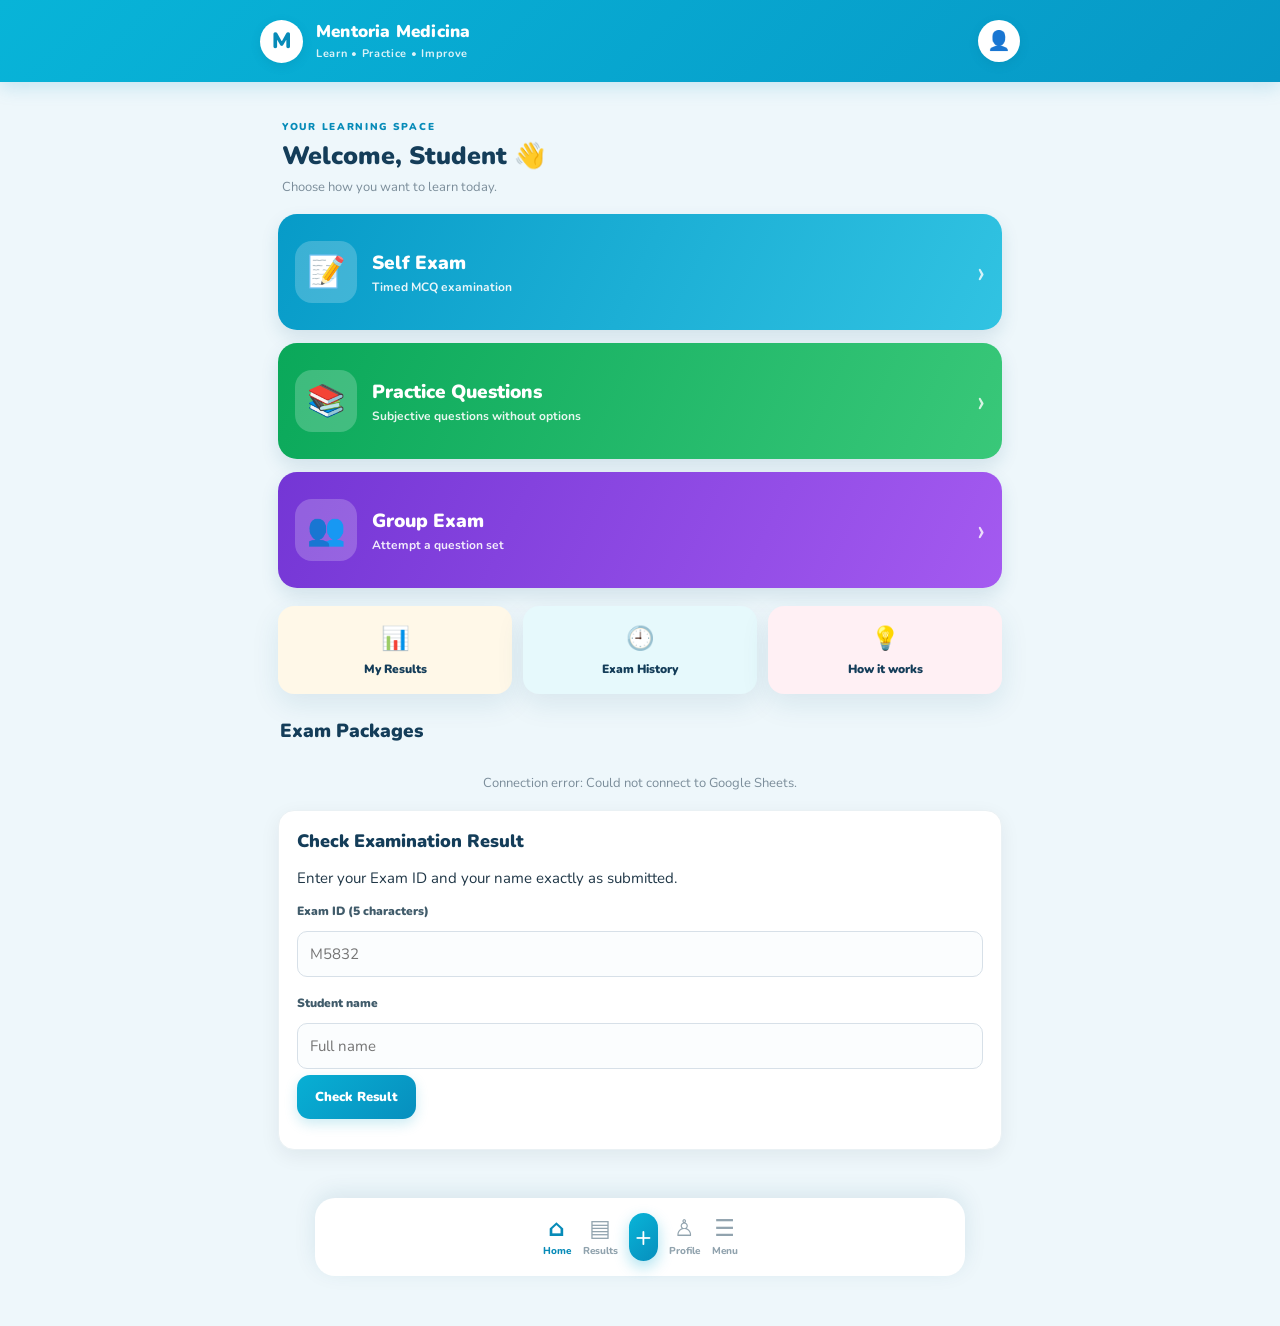
<file: index.html>
<!DOCTYPE html>
<html lang="en">
<head>
  <meta charset="UTF-8">
  <meta name="viewport" content="width=device-width, initial-scale=1">
  <meta name="theme-color" content="#079fca">
  <title>Mentoria Medicina | MCQ Portal</title>
  <link rel="stylesheet" href="style.css">
</head>
<body>
  <header class="topbar">
    <div class="brand-mark">M</div>
    <div class="brand-copy"><strong>Mentoria Medicina</strong><span>Learn • Practice • Improve</span></div>
    <button class="icon-button" id="profileButton" aria-label="Student profile">👤</button>
  </header>

  <main class="app-shell">
    <section id="homeScreen" class="screen active">
      <div class="welcome">
        <p class="eyebrow">YOUR LEARNING SPACE</p>
        <h1>Welcome, <span id="welcomeName">Student</span> 👋</h1>
        <p>Choose how you want to learn today.</p>
      </div>
      <div class="hero-card self-card" id="selfExamCard">
        <div class="hero-icon">📝</div><div><h2>Self Exam</h2><p>Timed MCQ examination</p></div><span class="arrow">›</span>
      </div>
      <div class="hero-card practice-card" id="practiceCard">
        <div class="hero-icon">📚</div><div><h2>Practice Questions</h2><p>Subjective questions without options</p></div><span class="arrow">›</span>
      </div>
      <div class="hero-card group-card" id="groupExamCard">
        <div class="hero-icon">👥</div><div><h2>Group Exam</h2><p>Attempt a question set</p></div><span class="arrow">›</span>
      </div>
      <div class="quick-grid">
        <button class="quick-card" id="myResultsButton"><span>📊</span><b>My Results</b></button>
        <button class="quick-card" id="examHistoryButton"><span>🕘</span><b>Exam History</b></button>
        <button class="quick-card" id="howButton"><span>💡</span><b>How it works</b></button>
      </div>
      <div class="section-heading"><h2>Exam Packages</h2></div>
      <div class="bundle-list" id="bundleList"></div>
      <p id="loadingMessage" class="result-subtitle">Connecting to Mentoria database…</p>
      <section id="resultLookupPanel" class="admin-panel" style="background:#fff;border-radius:16px;padding:18px;margin:18px 0;box-shadow:0 6px 20px #1231">
        <h2>Check Examination Result</h2><p>Enter your Exam ID and your name exactly as submitted.</p>
        <label for="resultExamId">Exam ID (5 characters)</label><input id="resultExamId" maxlength="5" placeholder="M5832" style="width:100%;padding:12px;margin:6px 0;border:1px solid #d7e0e8;border-radius:10px;box-sizing:border-box;text-transform:uppercase">
        <label for="resultStudentName">Student name</label><input id="resultStudentName" placeholder="Full name" style="width:100%;padding:12px;margin:6px 0;border:1px solid #d7e0e8;border-radius:10px;box-sizing:border-box">
        <button id="resultLookupButton" class="button button-primary" type="button">Check Result</button><div id="resultLookupOutput" style="margin-top:12px"></div>
      </section>
    </section>

    <section id="examScreen" class="screen">
      <div class="exam-heading">
        <button class="back-button" id="backHome">←</button>
        <div><p class="eyebrow" id="examSubject">SUBJECT</p><h1 id="examTitle">Exam</h1></div>
        <div class="timer" id="timer">20:00</div>
      </div>
      <p id="examIdDisplay" class="admin-msg" style="margin:8px 0">Exam ID will appear when examination starts.</p>
      <div class="progress-row"><span id="questionCounter">Question 1</span><span id="answeredCounter">0 answered</span></div>
      <div class="progress-track"><div id="progressFill"></div></div>
      <div class="question-card">
        <div class="question-meta"><span id="questionNumber">QUESTION 01</span><span class="mark-pill">1 mark</span></div>
        <h2 id="questionText">Question</h2>
        <div id="optionsList" class="options-list"></div>
      </div>
      <div class="exam-controls">
        <button class="button button-light" id="previousButton">Previous</button>
        <button class="button button-primary" id="nextButton">Next question</button>
      </div>
      <button class="submit-link" id="submitButton">Submit exam</button>
    </section>

    <section id="practiceScreen" class="screen">
      <div class="review-heading"><button class="back-button" id="practiceBack">←</button><div><p class="eyebrow">SUBJECTIVE LEARNING</p><h1>Practice Questions</h1></div></div>
      <div id="subjectiveList"></div>
    </section>

    <section id="resultScreen" class="screen">
      <div class="result-header">
        <p class="eyebrow">EXAM COMPLETED</p><h1>Well done, <span id="resultName">Student</span>!</h1>
        <div class="score-ring"><div><strong id="scorePercent">0%</strong><span>Score</span></div></div>
        <p class="result-subtitle" id="resultSummary">Your result is ready.</p>
      </div>
      <div class="stats-grid">
        <div class="stat-box blue"><span>Total questions</span><strong id="totalStat">0</strong></div>
        <div class="stat-box purple"><span>Correct answers</span><strong id="correctStat">0</strong></div>
        <div class="stat-box red"><span>Wrong answers</span><strong id="wrongStat">0</strong></div>
        <div class="stat-box yellow"><span>Unanswered</span><strong id="unansweredStat">0</strong></div>
      </div>
      <div class="result-actions"><button class="button button-light" id="reviewButton">Review answers</button><button class="button button-primary" id="homeButton">Back to home</button></div>
    </section>

    <section id="reviewScreen" class="screen">
      <div class="review-heading"><button class="back-button" id="backResult">←</button><div><p class="eyebrow">ANSWER REVIEW</p><h1>Review your exam</h1></div></div>
      <div id="reviewList"></div><button class="button button-primary full-button" id="reviewHomeButton">Back to home</button>
    </section>

    <section id="historyScreen" class="screen">
      <div class="review-heading"><button class="back-button" id="historyBack">←</button><div><p class="eyebrow">YOUR ACTIVITY</p><h1>Exam history</h1></div></div>
      <div id="historyList" class="history-list"></div>
    </section>
  </main>

  <nav class="bottom-nav">
    <button class="nav-item selected" id="navHome"><span>⌂</span>Home</button>
    <button class="nav-item" id="navResults"><span>▤</span>Results</button>
    <button class="nav-add" id="navExam">+</button>
    <button class="nav-item" id="navProfile"><span>♙</span>Profile</button>
    <button class="nav-item" id="navMenu"><span>☰</span>Menu</button>
  </nav>

  <div class="modal-backdrop" id="studentModal">
    <div class="modal">
      <div class="modal-logo">M</div><p class="eyebrow">MENTORIA MEDICINA</p><h2>Let's get started</h2>
      <p class="modal-description">Enter your details before starting.</p>
      <form id="studentForm">
        <label for="studentName">Student name</label><input id="studentName" type="text" placeholder="Enter your full name" required maxlength="60">
        <label for="studentYear">Academic year</label>
        <select id="studentYear" required><option value="">Select your year</option><option>1st Year</option><option>2nd Year</option><option>3rd Year</option><option>4th Year</option><option>5th Year</option></select>
        <button class="button button-primary full-button" type="submit">Continue</button>
      </form>
      <p class="tiny-note">Your name, academic year and exam results are saved securely to the portal database.</p>
    </div>
  </div>
  <div class="toast" id="toast" role="status"></div>
  <script type="module" src="script.js"></script>
</body>
</html>
</file>
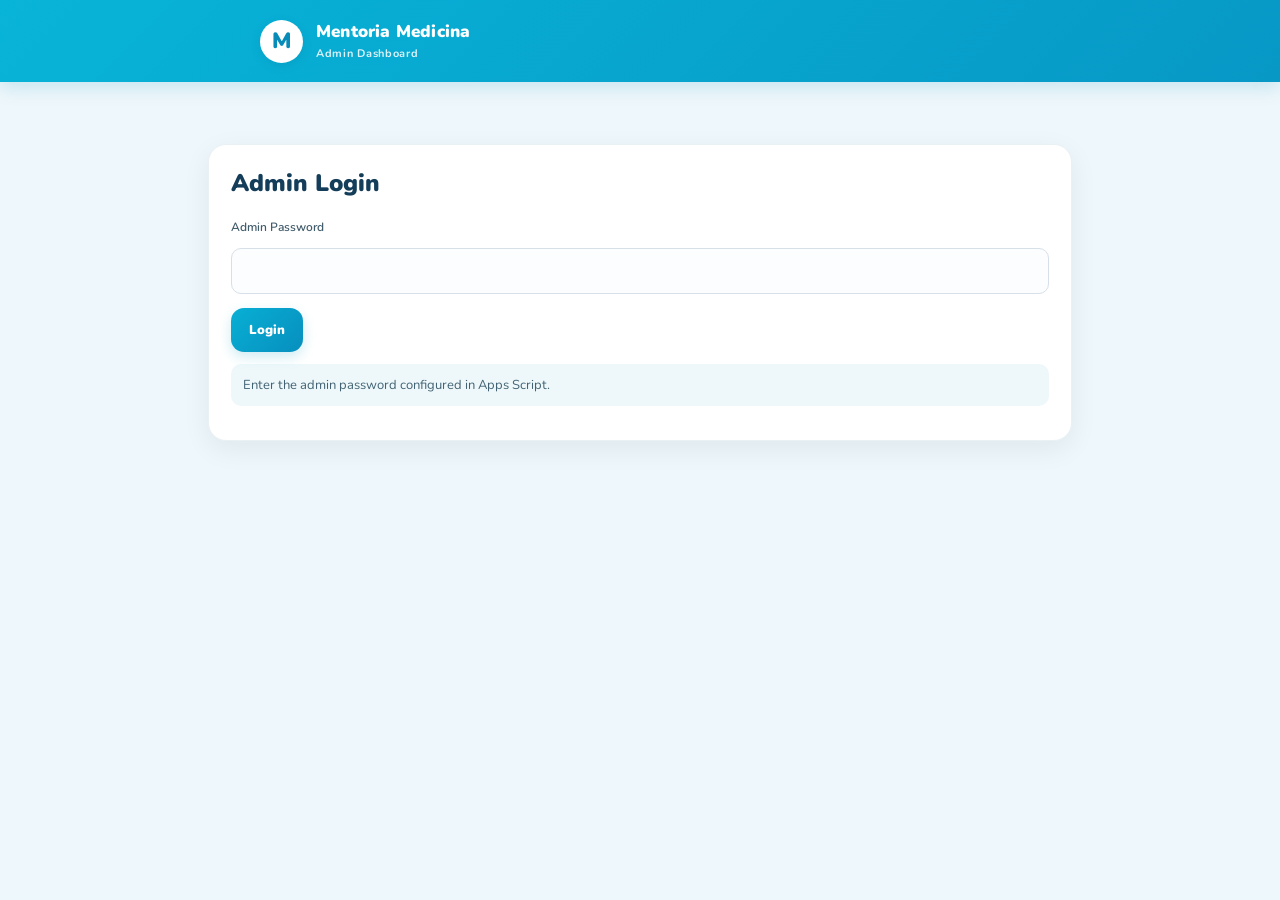
<file: admin.html>
<!DOCTYPE html>
<html lang="en"><head><meta charset="UTF-8"><meta name="viewport" content="width=device-width, initial-scale=1"><title>Mentoria Medicina | Admin</title><link rel="stylesheet" href="style.css">
<style>
.admin-wrap{max-width:900px;margin:28px auto;padding:18px}.admin-panel{background:#fff;border-radius:18px;padding:22px;margin:16px 0;box-shadow:0 8px 28px #1231}
.admin-panel input,.admin-panel select,.admin-panel textarea{width:100%;padding:12px;margin:7px 0 14px;border:1px solid #d7e0e8;border-radius:10px;box-sizing:border-box}
.admin-panel label{font-weight:600}.admin-grid{display:grid;grid-template-columns:1fr 1fr;gap:14px}.admin-msg{padding:12px;border-radius:10px;background:#eef8fb;margin:12px 0}
@media(max-width:650px){.admin-grid{grid-template-columns:1fr}}
</style></head><body>
<header class="topbar"><div class="brand-mark">M</div><div class="brand-copy"><strong>Mentoria Medicina</strong><span>Admin Dashboard</span></div></header>
<main class="admin-wrap">
<section id="loginPanel" class="admin-panel"><h1>Admin Login</h1><form id="loginForm"><label>Admin Password</label><input id="adminPassword" type="password" required><button class="button button-primary" type="submit">Login</button></form><p id="loginMessage" class="admin-msg">Enter the admin password configured in Apps Script.</p></section>
<div id="dashboard" hidden>
  <div class="admin-panel"><h1>Admin Dashboard</h1><p id="adminWelcome"></p><button id="logoutButton" class="button button-light">Logout</button></div>
  <section class="admin-panel"><h2>Create Exam Bundle</h2><form id="bundleForm">
    <div class="admin-grid"><div><label>Bundle title</label><input id="bundleTitle" required></div><div><label>Subject</label><input id="bundleSubject" required></div></div>
    <label>Description</label><textarea id="bundleDescription" rows="2"></textarea>
    <div class="admin-grid"><div><label>Academic year</label><select id="bundleYear"><option>1st Year</option><option>2nd Year</option><option>3rd Year</option><option>4th Year</option><option>5th Year</option></select></div><div><label>Duration (minutes)</label><input id="bundleDuration" type="number" value="20" min="1"></div></div>
    <button class="button button-primary">Save Bundle</button>
  </form></section>
  <section class="admin-panel"><h2>Add MCQ Question</h2><form id="mcqForm">
    <label>Choose bundle</label><select id="mcqBundle" required></select><label>Question</label><textarea id="mcqQuestion" rows="3" required></textarea>
    <div class="admin-grid"><div><label>Option A</label><input id="opt0" required><label>Option C</label><input id="opt2" required></div><div><label>Option B</label><input id="opt1" required><label>Option D</label><input id="opt3" required></div></div>
    <div class="admin-grid"><div><label>Correct option</label><select id="mcqAnswer"><option value="0">A</option><option value="1">B</option><option value="2">C</option><option value="3">D</option></select></div><div><label>Explanation</label><input id="mcqExplanation"></div></div>
    <button class="button button-primary">Save MCQ</button>
  </form></section>
  <section class="admin-panel"><h2>Add Subjective Practice Question</h2><form id="subjectiveForm">
    <label>Question</label><textarea id="subQuestion" rows="3" required></textarea><label>Academic year</label><select id="subYear"><option>1st Year</option><option>2nd Year</option><option>3rd Year</option><option>4th Year</option><option>5th Year</option></select>
    <label>Model answer</label><textarea id="subAnswer" rows="4"></textarea><label>Explanation</label><textarea id="subExplanation" rows="3"></textarea>
    <button class="button button-primary">Save Practice Question</button>
  </form></section>
  <section class="admin-panel"><h2>Student Submissions & Evaluation</h2><button id="refreshSubmissions" class="button button-light" type="button">Refresh Submissions</button><p id="submissionStatus">Submissions will appear here after students submit.</p><div id="submissionList"></div></section>
  <section class="admin-panel"><h2>Database status</h2><p id="databaseStatus">Google Sheets connection status will appear here.</p></section>
</div></main>
<script type="module" src="admin.js"></script></body></html>
</file>
<file: style.css>
/* Mentoria Medicina MCQ Portal — mobile app inspired theme */
@import url('https://fonts.googleapis.com/css2?family=Nunito:wght@400;500;600;700;800;900&display=swap');

:root{
  --cyan:#08a8d2;--cyan-dark:#078bb8;--navy:#143d59;--ink:#203747;
  --muted:#7b8d9a;--bg:#eef7fb;--white:#fff;--line:#e5eef3;
  --shadow:0 10px 28px rgba(23,92,120,.10);--radius:22px;
}
*{box-sizing:border-box}
html{scroll-behavior:smooth}
body{margin:0;background:var(--bg);color:var(--ink);font-family:'Nunito',system-ui,-apple-system,sans-serif;font-size:15px;padding-bottom:100px}
button,input,select,textarea{font:inherit}
button{cursor:pointer}
.topbar{height:82px;background:linear-gradient(135deg,#08b4d8,#0798c6);color:white;display:flex;align-items:center;gap:13px;padding:0 max(20px,calc((100% - 760px)/2));box-shadow:0 5px 18px rgba(0,145,190,.18);position:relative;z-index:2}
.brand-mark,.modal-logo{width:43px;height:43px;border-radius:50%;display:grid;place-items:center;background:#fff;color:var(--cyan-dark);font-weight:900;font-size:22px;box-shadow:0 3px 10px #006e9230;flex-shrink:0}
.brand-copy{display:flex;flex-direction:column;line-height:1.2;flex:1}
.brand-copy strong{font-size:17px;font-weight:900;letter-spacing:.2px}
.brand-copy span{font-size:11px;opacity:.85;margin-top:4px;font-weight:700;letter-spacing:.7px}
.icon-button{border:0;background:#fff;color:var(--cyan-dark);width:42px;height:42px;border-radius:50%;font-size:19px;box-shadow:0 3px 10px #006e9230}
.app-shell{max-width:760px;margin:0 auto;padding:22px 18px 30px}
.screen{display:none;animation:appear .25s ease}
.screen.active{display:block}
@keyframes appear{from{opacity:0;transform:translateY(7px)}to{opacity:1;transform:none}}
.welcome{padding:8px 4px 18px}
.eyebrow{font-size:10px;letter-spacing:1.7px;font-weight:900;color:var(--cyan-dark);margin:0 0 7px}
h1,h2,h3,p{margin-top:0}
.welcome h1{font-size:25px;line-height:1.2;margin:0 0 7px;color:var(--navy);font-weight:900}
.welcome>p:last-child{color:var(--muted);font-size:13px;margin:0}
.hero-card{display:flex;align-items:center;gap:15px;padding:18px 17px;border-radius:19px;margin:0 0 13px;color:#fff;min-height:106px;box-shadow:0 8px 18px rgba(25,89,126,.13);cursor:pointer;transition:transform .18s,filter .18s}
.hero-card:active{transform:scale(.985)}
.hero-card h2{font-size:19px;font-weight:900;margin:0 0 3px}
.hero-card p{font-size:12px;margin:0;opacity:.9;font-weight:700}
.hero-icon{width:62px;height:62px;border-radius:17px;background:#ffffff35;display:grid;place-items:center;font-size:31px;flex-shrink:0}
.hero-card>div:nth-child(2){flex:1}
.self-card{background:linear-gradient(115deg,#079bc8,#31c3e2)}
.practice-card{background:linear-gradient(115deg,#0aa85a,#39c879)}
.group-card{background:linear-gradient(115deg,#7436d5,#a45af0)}
.arrow{font-size:32px;font-weight:400;opacity:.8}
.quick-grid{display:grid;grid-template-columns:repeat(3,1fr);gap:11px;margin:18px 0 24px}
.quick-card{border:0;border-radius:16px;min-height:88px;padding:12px 5px;background:white;box-shadow:var(--shadow);display:flex;flex-direction:column;align-items:center;justify-content:center;gap:7px;color:var(--navy)}
.quick-card span{font-size:23px}
.quick-card b{font-size:12px;font-weight:900}
.quick-card:nth-child(1){background:#fff8e8}.quick-card:nth-child(2){background:#e6f9fc}.quick-card:nth-child(3){background:#fff0f4}
.section-heading{display:flex;align-items:center;justify-content:space-between;margin:0 2px 12px}
.section-heading h2{font-size:19px;font-weight:900;color:var(--navy);margin:0}
.bundle-list{display:grid;grid-template-columns:repeat(2,minmax(0,1fr));gap:12px}
.bundle-list>*{background:white;border-radius:16px;padding:15px;box-shadow:var(--shadow);border:1px solid #edf3f6}
.result-subtitle{color:var(--muted);font-size:13px;text-align:center;margin:18px 0}
.bottom-nav{position:fixed;z-index:10;bottom:0;left:0;right:0;height:78px;background:#fff;display:flex;align-items:center;justify-content:center;gap:0;padding:7px max(8px,calc((100% - 760px)/2));box-shadow:0 -5px 22px rgba(22,80,105,.10);border-radius:20px 20px 0 0}
.nav-item{border:0;background:transparent;color:#91a3ae;display:flex;flex:1;max-width:125px;flex-direction:column;align-items:center;justify-content:center;gap:3px;font-size:10px;font-weight:800}
.nav-item span{font-size:23px;line-height:1.1}
.nav-item.selected{color:var(--cyan-dark)}
.nav-add{width:48px;height:48px;border:0;border-radius:15px;background:linear-gradient(135deg,#08b4d8,#078fbd);color:white;font-size:28px;box-shadow:0 6px 15px #08a8d255;margin:0 5px}
.exam-heading,.review-heading{display:flex;align-items:center;gap:13px;margin:4px 0 22px}
.exam-heading>div:nth-child(2),.review-heading>div{flex:1}
.exam-heading h1,.review-heading h1{font-size:21px;color:var(--navy);font-weight:900;margin:0}
.back-button{border:0;background:white;color:var(--cyan-dark);width:42px;height:42px;border-radius:14px;font-size:23px;box-shadow:var(--shadow)}
.timer{background:#fff0ee;color:#df5b51;padding:9px 12px;border-radius:12px;font-weight:900;font-size:15px}
.progress-row{display:flex;justify-content:space-between;color:var(--muted);font-size:12px;font-weight:800;margin:0 2px 8px}
.progress-track{height:8px;border-radius:20px;background:#dcebf1;overflow:hidden;margin-bottom:18px}
#progressFill{height:100%;width:0;background:linear-gradient(90deg,#08a8d2,#37c8dc);border-radius:20px;transition:width .2s}
.question-card,.review-item,.history-item,.subjective-item{background:#fff;border-radius:20px;padding:20px;margin:0 0 14px;box-shadow:var(--shadow)}
.question-meta{display:flex;justify-content:space-between;align-items:center;margin-bottom:15px}
.question-meta span:first-child{font-size:10px;letter-spacing:1px;color:var(--cyan-dark);font-weight:900}
.mark-pill{background:#e8f8fc;color:#078db5;border-radius:20px;padding:5px 10px;font-size:11px;font-weight:900}
.question-card h2{font-size:17px;line-height:1.5;color:var(--navy);font-weight:800;margin:0 0 18px}
.options-list{display:grid;gap:10px}
.option,.options-list label{display:flex;align-items:center;gap:11px;padding:12px 13px;border:1.5px solid var(--line);border-radius:14px;background:#fbfdfe;color:#405765;font-size:14px;font-weight:700}
.options-list input{accent-color:var(--cyan);width:18px;height:18px}

/* Selected MCQ option */
.option.selected {
    background: #dff6fc !important;
    border: 2px solid #079fca !important;
    color: #075c78 !important;
    box-shadow: 0 0 0 3px rgba(8,168,210,0.12);
}

.option.selected .letter {
    background: #079fca;
    color: white;
    border-radius: 50%;
    padding: 5px 9px;
}

.option:active {
    transform: scale(0.98);
}

.exam-controls{display:grid;grid-template-columns:1fr 1fr;gap:11px;margin:18px 0 8px}
.button{border:0;border-radius:13px;padding:13px 18px;font-weight:900;font-size:13px;transition:transform .15s,filter .15s}
.button:active{transform:scale(.98)}
.button-primary{background:linear-gradient(135deg,#08afd4,#078fbe);color:#fff;box-shadow:0 5px 13px #079fc533}
.button-light{background:#e5f5f9;color:#087fa4}
.full-button{width:100%;margin-top:12px}
.submit-link{display:block;margin:13px auto;border:0;background:transparent;color:#df6259;font-weight:900;padding:10px}
.result-header{text-align:center;padding:15px 0 20px}
.result-header h1{font-size:24px;color:var(--navy);font-weight:900;margin:0 0 15px}
.score-ring{width:142px;height:142px;margin:12px auto 14px;border-radius:50%;display:grid;place-items:center;background:conic-gradient(#20bd7b 0 75%,#e2f1eb 75% 100%);position:relative}
.score-ring:before{content:"";position:absolute;inset:9px;background:white;border-radius:50%}
.score-ring>div{position:relative;display:flex;flex-direction:column;align-items:center}
.score-ring strong{font-size:32px;color:#19a96c;font-weight:900}
.score-ring span{font-size:11px;color:var(--muted);font-weight:800}
.stats-grid{display:grid;grid-template-columns:repeat(2,1fr);gap:11px;margin:15px 0 22px}
.stat-box{border-radius:16px;padding:15px;text-align:center;display:flex;flex-direction:column;gap:4px}
.stat-box span{font-size:11px;font-weight:800;color:#607785}
.stat-box strong{font-size:24px;font-weight:900}
.stat-box.blue{background:#e5f7fc;color:#159bc1}.stat-box.purple{background:#f1eaff;color:#8b58cf}.stat-box.red{background:#fff0ef;color:#e46c66}.stat-box.yellow{background:#fff7df;color:#d4a42b}
.result-actions{display:grid;grid-template-columns:1fr 1fr;gap:11px}
.modal-backdrop{position:fixed;inset:0;z-index:20;background:#102f43a8;display:none;align-items:center;justify-content:center;padding:18px}
.modal-backdrop.show,.modal-backdrop.active{display:flex}
.modal{width:min(100%,420px);background:white;border-radius:25px;padding:27px 23px;box-shadow:0 20px 60px #092b3d45}
.modal-logo{margin:0 auto 13px;background:#e6f8fc;width:55px;height:55px;font-size:26px}
.modal>.eyebrow,.modal>h2,.modal-description{text-align:center}
.modal h2{font-size:23px;color:var(--navy);font-weight:900;margin:0 0 6px}
.modal-description{font-size:13px;color:var(--muted);margin-bottom:20px}
.modal label,.admin-panel label{display:block;font-size:12px;color:#405b6a;font-weight:900;margin:12px 0 6px}
input,select,textarea{width:100%;border:1.5px solid #dce8ee;border-radius:12px;padding:12px 13px;background:#fbfdfe;color:var(--ink);outline:none}
input:focus,select:focus,textarea:focus{border-color:var(--cyan);box-shadow:0 0 0 3px #08a8d21c}
.tiny-note{font-size:10px;color:#8b9ba4;line-height:1.5;text-align:center;margin:16px 0 0}
.toast{position:fixed;z-index:30;bottom:92px;left:50%;transform:translateX(-50%);background:#173e55;color:white;padding:11px 17px;border-radius:12px;font-size:12px;font-weight:800;box-shadow:var(--shadow);display:none;max-width:90%;text-align:center}
.toast.show{display:block}
.subjective-item h3,.review-item h3{font-size:15px;color:var(--navy);line-height:1.5}
.history-item{display:flex;justify-content:space-between;align-items:center;gap:12px}
.admin-wrap{max-width:900px;margin:25px auto;padding:18px}
.admin-panel{background:#fff;border-radius:20px;padding:22px;margin:16px 0;box-shadow:var(--shadow);border:1px solid #eaf1f4}
.admin-panel h1,.admin-panel h2{color:var(--navy);font-weight:900}
.admin-panel h1{font-size:24px}.admin-panel h2{font-size:18px}
.admin-panel input,.admin-panel select,.admin-panel textarea{margin:5px 0 12px}
.admin-grid{display:grid;grid-template-columns:1fr 1fr;gap:14px}
.admin-msg{padding:12px;border-radius:10px;background:#eef8fb;margin:12px 0;color:#426273;font-size:13px}
[hidden]{display:none!important}
@media(min-width:700px){
 body{padding-bottom:30px}
 .app-shell{padding-top:30px}
 .hero-card{min-height:116px}
 .bottom-nav{position:static;max-width:650px;margin:0 auto 20px;border-radius:20px}
}
@media(max-width:480px){
 .topbar{height:74px;padding:0 17px}
 .app-shell{padding:18px 14px 25px}
 .welcome h1{font-size:23px}
 .hero-card{min-height:96px;padding:15px}
 .hero-icon{width:55px;height:55px;font-size:27px}
 .hero-card h2{font-size:17px}
 .quick-grid{gap:8px}
 .quick-card{min-height:82px}
 .quick-card b{font-size:11px}
 .bundle-list{grid-template-columns:1fr 1fr}
 .question-card{padding:17px}
 .result-actions,.exam-controls{gap:8px}
 .button{padding:12px 10px}
 .admin-wrap{padding:12px}
 .admin-panel{padding:17px}
}
@media(max-width:360px){.bundle-list{grid-template-columns:1fr}.brand-copy strong{font-size:15px}}
</file>
